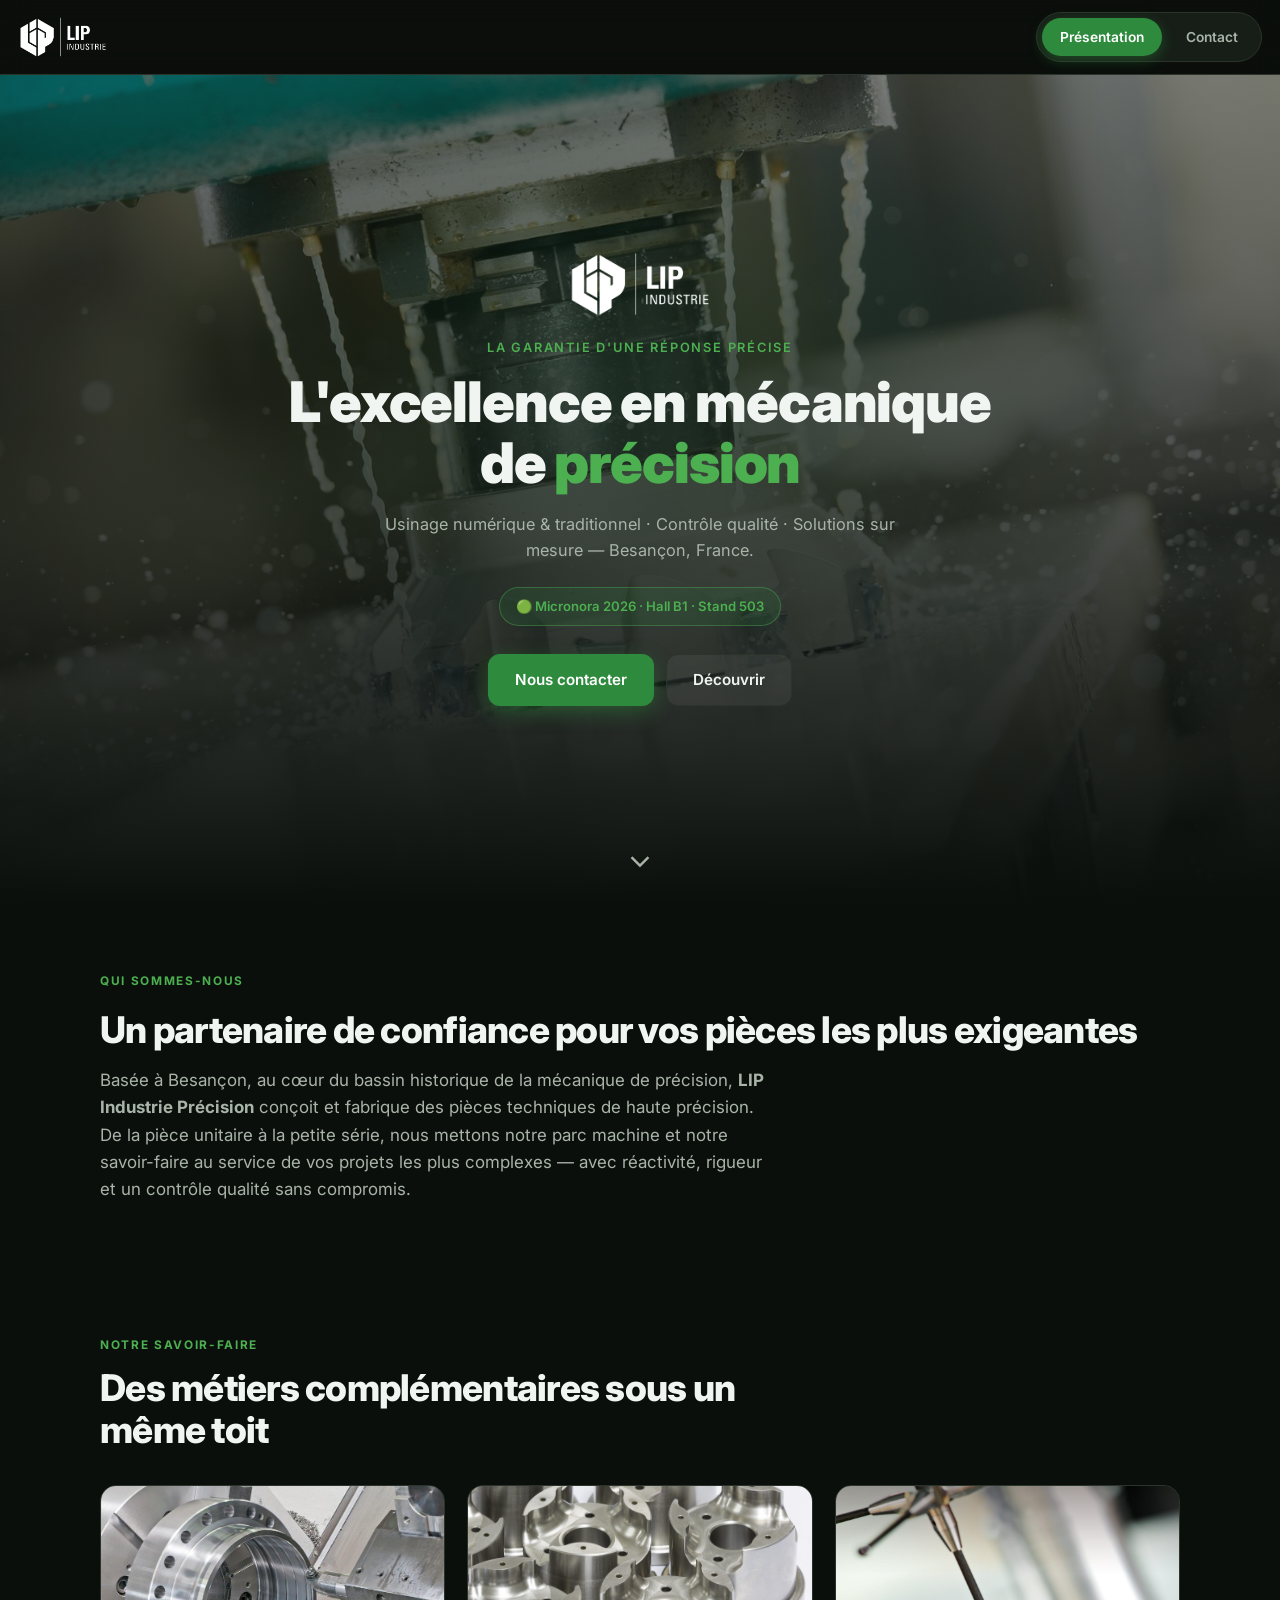
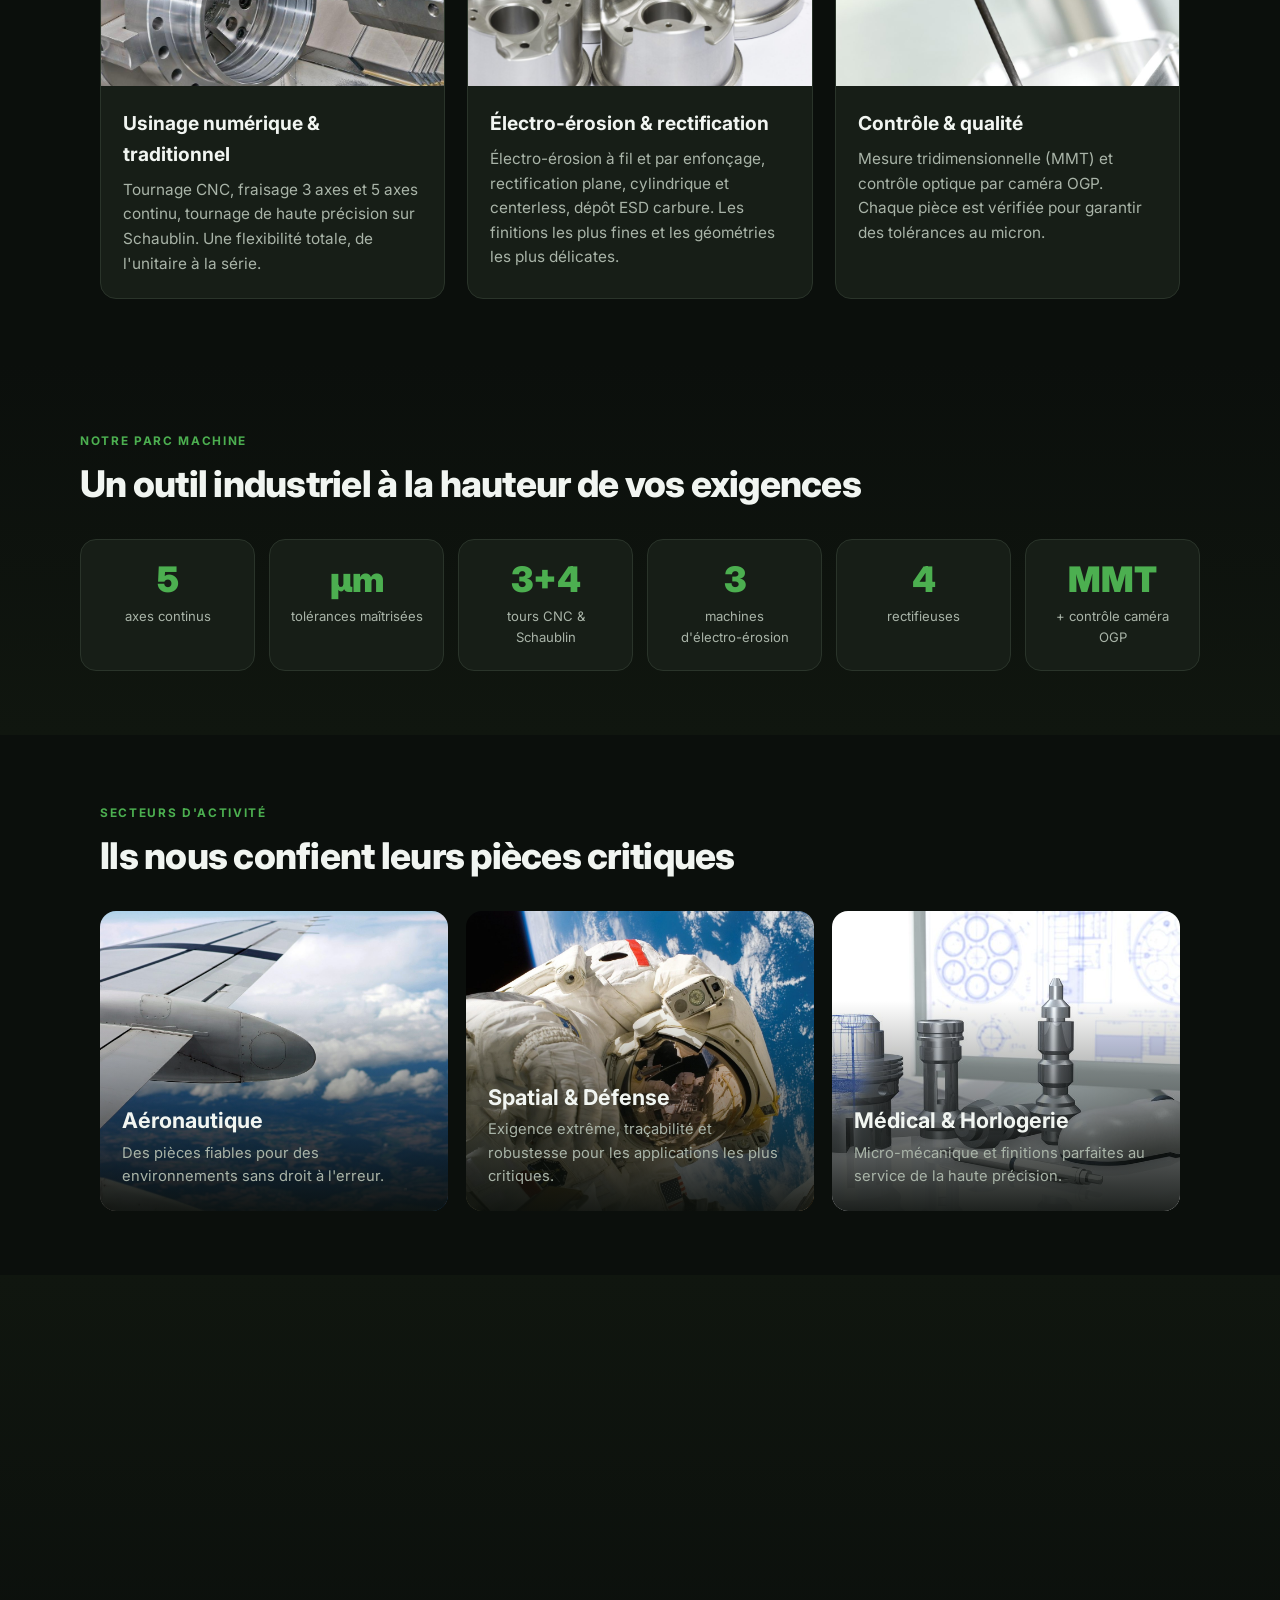
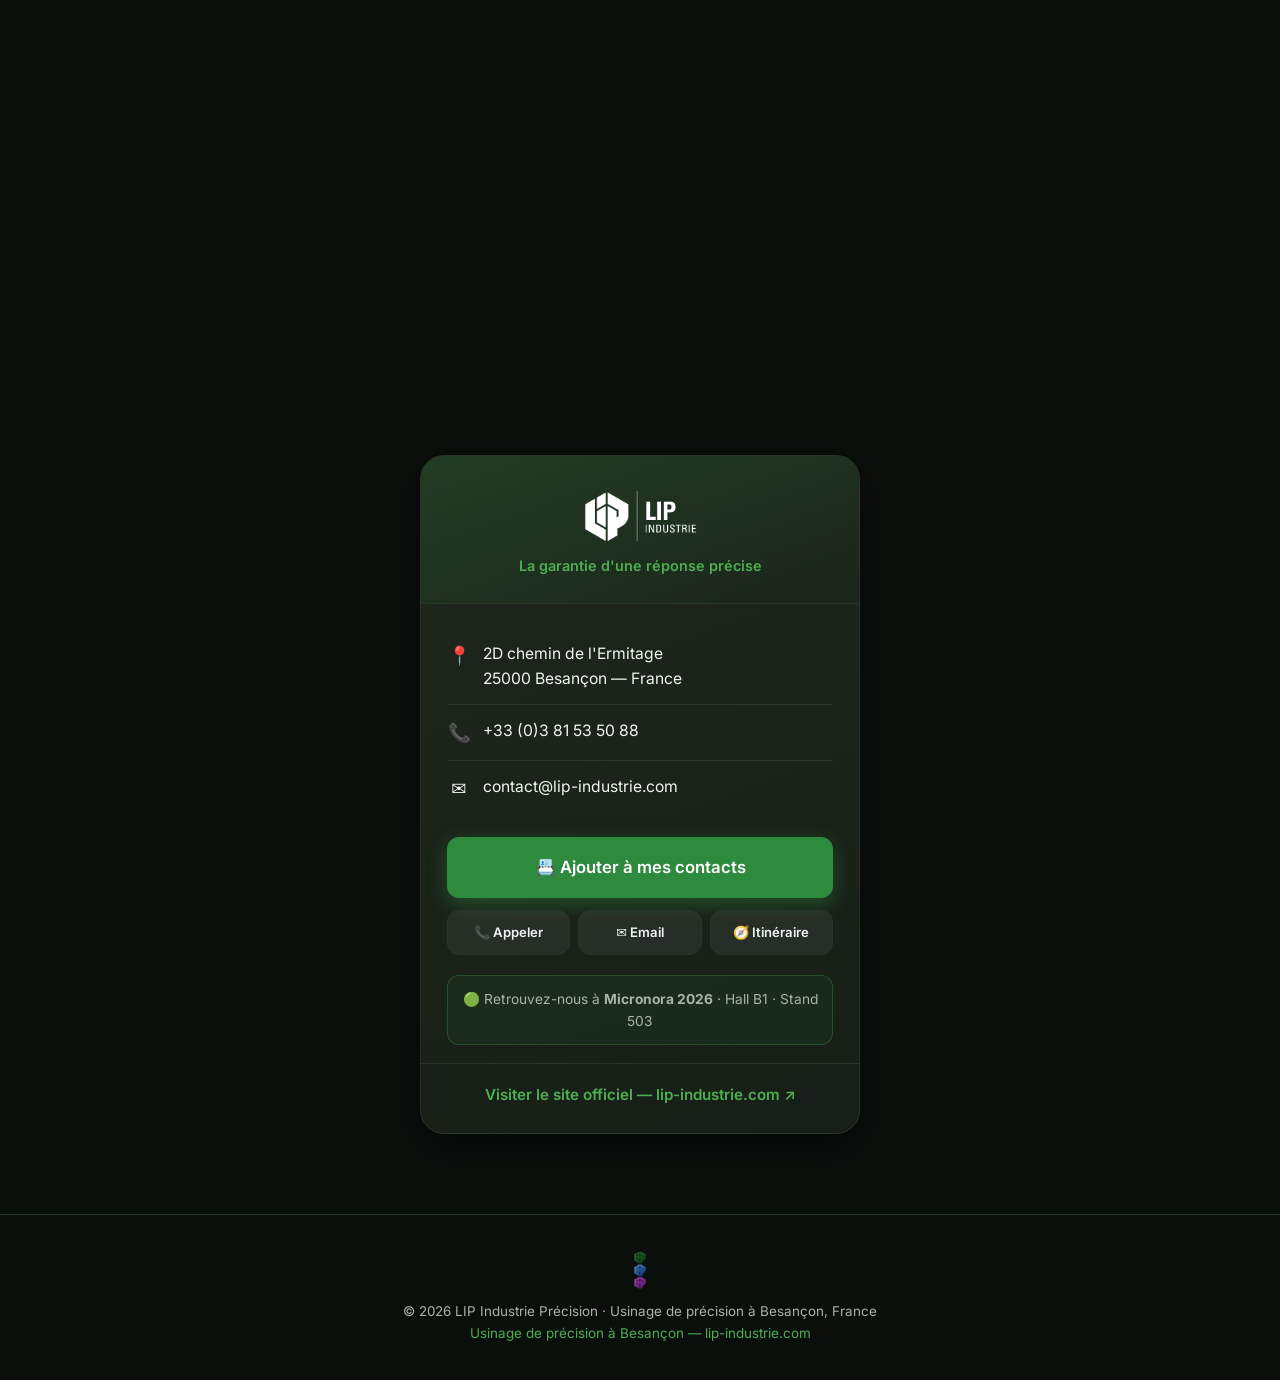
<file: index.html>
<!DOCTYPE html>
<html lang="fr">
<head>
  <meta charset="UTF-8" />
  <meta name="viewport" content="width=device-width, initial-scale=1.0" />
  <title>LIP Industrie Précision — Usinage & mécanique de précision à Besançon</title>
  <meta name="description" content="LIP Industrie Précision — usinage et mécanique de précision à Besançon. Tournage, fraisage 5 axes, électro-érosion, rectification et contrôle qualité pour l'aéronautique, le spatial, la défense, le médical et l'horlogerie." />
  <meta name="keywords" content="usinage de précision, mécanique de précision, Besançon, tournage CNC, fraisage 5 axes, électro-érosion, rectification, contrôle qualité, MMT, aéronautique, spatial, médical, horlogerie, sous-traitance mécanique, LIP Industrie" />
  <meta name="author" content="LIP Industrie Précision" />
  <meta name="theme-color" content="#0B0F0C" />

  <!-- Indexation : page autorisée à être indexée et à transmettre le lien vers le site officiel -->
  <meta name="robots" content="index, follow, max-image-preview:large" />
  <link rel="canonical" href="https://www.lip-industrie.com/" />

  <!-- Favicon -->
  <link rel="icon" type="image/png" href="logo-lip/favicon.png" />
  <link rel="apple-touch-icon" href="logo-lip/menulipv128.png" />

  <!-- Open Graph (aperçu au partage) -->
  <meta property="og:type" content="website" />
  <meta property="og:title" content="LIP Industrie Précision" />
  <meta property="og:description" content="La garantie d'une réponse précise — mécanique de précision à Besançon." />
  <meta property="og:image" content="img-site/Lip.02.jpg" />

  <!-- Typo -->
  <link rel="preconnect" href="https://fonts.googleapis.com" />
  <link rel="preconnect" href="https://fonts.gstatic.com" crossorigin />
  <link href="https://fonts.googleapis.com/css2?family=Inter:wght@400;500;600;700;800;900&display=swap" rel="stylesheet" />

  <link rel="stylesheet" href="style.css" />

  <!-- Données structurées : renforcent lip-industrie.com dans le Knowledge Graph -->
  <script type="application/ld+json">
  {
    "@context": "https://schema.org",
    "@type": "LocalBusiness",
    "@id": "https://www.lip-industrie.com/#organization",
    "name": "LIP Industrie Précision",
    "url": "https://www.lip-industrie.com",
    "logo": "https://www.lip-industrie.com/wp-content/uploads/logo-lip.png",
    "image": "https://www.lip-industrie.com",
    "description": "Usinage et mécanique de précision à Besançon : tournage CNC, fraisage 5 axes, électro-érosion, rectification et contrôle qualité pour l'aéronautique, le spatial, la défense, le médical et l'horlogerie.",
    "slogan": "La garantie d'une réponse précise",
    "telephone": "+33381535088",
    "email": "contact@lip-industrie.com",
    "address": {
      "@type": "PostalAddress",
      "streetAddress": "2D chemin de l'Ermitage",
      "postalCode": "25000",
      "addressLocality": "Besançon",
      "addressCountry": "FR"
    },
    "knowsAbout": ["Usinage de précision", "Tournage CNC", "Fraisage 5 axes", "Électro-érosion", "Rectification", "Contrôle tridimensionnel"],
    "sameAs": ["https://www.lip-industrie.com"]
  }
  </script>
</head>
<body>

  <!-- ===== Barre de navigation / onglets ===== -->
  <header class="topbar">
    <a class="brand" href="#" data-tab="presentation" aria-label="Accueil LIP Industrie">
      <img src="logo-lip/logo-lip.png" alt="LIP Industrie Précision" class="brand-logo" />
    </a>
    <nav class="tabs" role="tablist">
      <button class="tab active" data-tab="presentation" role="tab" aria-selected="true">Présentation</button>
      <button class="tab" data-tab="contact" role="tab" aria-selected="false">Contact</button>
    </nav>
  </header>

  <!-- ============================================================= -->
  <!-- ONGLET 1 — PRÉSENTATION                                       -->
  <!-- ============================================================= -->
  <main id="presentation" class="tab-panel active" role="tabpanel">

    <!-- Hero -->
    <section class="hero">
      <div class="hero-bg" style="background-image:url('img-site/Fotolia_55375256_L.jpg')"></div>
      <div class="hero-overlay"></div>
      <div class="hero-content reveal">
        <img src="logo-lip/logo-lip.png" alt="LIP Industrie Précision" class="hero-logo" />
        <p class="hero-tagline">La garantie d'une réponse précise</p>
        <h1 class="hero-title">L'excellence en mécanique de<span class="accent"> précision</span></h1>
        <p class="hero-sub">Usinage numérique &amp; traditionnel · Contrôle qualité · Solutions sur mesure — Besançon, France.</p>
        <span class="badge-salon">🟢 Micronora 2026 · Hall B1 · Stand 503</span>
        <div class="hero-cta">
          <button class="btn btn-primary" data-tab="contact">Nous contacter</button>
          <a class="btn btn-ghost" href="#savoir-faire">Découvrir</a>
        </div>
      </div>
      <div class="scroll-hint" aria-hidden="true">⌄</div>
    </section>

    <!-- Qui sommes-nous -->
    <section class="section intro">
      <div class="reveal">
        <span class="eyebrow">Qui sommes-nous</span>
        <h2>Un partenaire de confiance pour vos pièces les plus exigeantes</h2>
        <p class="lead">
          Basée à Besançon, au cœur du bassin historique de la mécanique de précision,
          <strong>LIP Industrie Précision</strong> conçoit et fabrique des pièces
          techniques de haute précision. De la pièce unitaire à la petite série,
          nous mettons notre parc machine et notre savoir-faire au service de vos projets
          les plus complexes — avec réactivité, rigueur et un contrôle qualité sans compromis.
        </p>
      </div>
    </section>

    <!-- Savoir-faire -->
    <section id="savoir-faire" class="section">
      <div class="reveal section-head">
        <span class="eyebrow">Notre savoir-faire</span>
        <h2>Des métiers complémentaires sous un même toit</h2>
      </div>
      <div class="cards">
        <article class="card reveal">
          <div class="card-img" style="background-image:url('img-site/Tournage-2.jpg')"></div>
          <div class="card-body">
            <h3>Usinage numérique &amp; traditionnel</h3>
            <p>Tournage CNC, fraisage 3 axes et 5 axes continu, tournage de haute précision sur Schaublin. Une flexibilité totale, de l'unitaire à la série.</p>
          </div>
        </article>
        <article class="card reveal">
          <div class="card-img" style="background-image:url('img-site/Lip.02.jpg')"></div>
          <div class="card-body">
            <h3>Électro-érosion &amp; rectification</h3>
            <p>Électro-érosion à fil et par enfonçage, rectification plane, cylindrique et centerless, dépôt ESD carbure. Les finitions les plus fines et les géométries les plus délicates.</p>
          </div>
        </article>
        <article class="card reveal">
          <div class="card-img" style="background-image:url('img-site/controle_1_bis.jpg')"></div>
          <div class="card-body">
            <h3>Contrôle &amp; qualité</h3>
            <p>Mesure tridimensionnelle (MMT) et contrôle optique par caméra OGP. Chaque pièce est vérifiée pour garantir des tolérances au micron.</p>
          </div>
        </article>
      </div>
    </section>

    <!-- Chiffres / parc machine -->
    <section class="section stats-section">
      <div class="reveal section-head">
        <span class="eyebrow">Notre parc machine</span>
        <h2>Un outil industriel à la hauteur de vos exigences</h2>
      </div>
      <div class="stats reveal">
        <div class="stat"><span class="stat-num">5</span><span class="stat-label">axes continus</span></div>
        <div class="stat"><span class="stat-num">µm</span><span class="stat-label">tolérances maîtrisées</span></div>
        <div class="stat"><span class="stat-num">3+4</span><span class="stat-label">tours CNC &amp; Schaublin</span></div>
        <div class="stat"><span class="stat-num">3</span><span class="stat-label">machines d'électro-érosion</span></div>
        <div class="stat"><span class="stat-num">4</span><span class="stat-label">rectifieuses</span></div>
        <div class="stat"><span class="stat-num">MMT</span><span class="stat-label">+ contrôle caméra OGP</span></div>
      </div>
    </section>

    <!-- Secteurs -->
    <section class="section">
      <div class="reveal section-head">
        <span class="eyebrow">Secteurs d'activité</span>
        <h2>Ils nous confient leurs pièces critiques</h2>
      </div>
      <div class="sectors">
        <article class="sector reveal" style="background-image:url('img-site/flight-travelling-airplane.jpg')">
          <div class="sector-label"><h3>Aéronautique</h3><p>Des pièces fiables pour des environnements sans droit à l'erreur.</p></div>
        </article>
        <article class="sector reveal" style="background-image:url('img-site/sky-earth-space-working.jpg')">
          <div class="sector-label"><h3>Spatial &amp; Défense</h3><p>Exigence extrême, traçabilité et robustesse pour les applications les plus critiques.</p></div>
        </article>
        <article class="sector reveal" style="background-image:url('img-site/Fotolia_17897140_S.jpg')">
          <div class="sector-label"><h3>Médical &amp; Horlogerie</h3><p>Micro-mécanique et finitions parfaites au service de la haute précision.</p></div>
        </article>
      </div>
    </section>

    <!-- Engagements -->
    <section class="section commit-section">
      <div class="reveal section-head">
        <span class="eyebrow">Nos engagements</span>
        <h2>Bien plus qu'un sous-traitant</h2>
      </div>
      <div class="commit-grid reveal">
        <div class="commit"><span class="commit-ico">⚡</span><h3>Réactivité</h3><p>Une réponse rapide à vos demandes de chiffrage.</p></div>
        <div class="commit"><span class="commit-ico">⏱️</span><h3>Respect des délais</h3><p>Des engagements tenus, planning après planning.</p></div>
        <div class="commit"><span class="commit-ico">🔧</span><h3>Flexibilité</h3><p>De la pièce unitaire à la série, on s'adapte à votre besoin.</p></div>
        <div class="commit"><span class="commit-ico">🎯</span><h3>Qualité</h3><p>Un contrôle rigoureux à chaque étape de la fabrication.</p></div>
      </div>
    </section>

    <!-- CTA final -->
    <section class="section cta-final reveal">
      <h2>Un projet en mécanique de précision&nbsp;?</h2>
      <p>Rencontrons-nous sur notre stand, ou emportez notre carte de visite.</p>
      <button class="btn btn-primary" data-tab="contact">Voir nos coordonnées →</button>
    </section>

  </main>

  <!-- ============================================================= -->
  <!-- ONGLET 2 — CONTACT (carte de visite dématérialisée)           -->
  <!-- ============================================================= -->
  <section id="contact" class="tab-panel contact-panel" role="tabpanel" hidden>
    <div class="vcard reveal">
      <div class="vcard-top">
        <img src="logo-lip/logo-lip.png" alt="LIP Industrie Précision" class="vcard-logo" />
        <p class="vcard-tagline">La garantie d'une réponse précise</p>
      </div>

      <div class="vcard-body">
        <ul class="contact-list">
          <li>
            <span class="ci">📍</span>
            <a href="https://www.google.com/maps/search/?api=1&query=LIP+Industrie+2D+chemin+de+l%27Ermitage+25000+Besan%C3%A7on" target="_blank" rel="noopener">
              2D chemin de l'Ermitage<br>25000 Besançon — France
            </a>
          </li>
          <li>
            <span class="ci">📞</span>
            <a href="tel:+33381535088">+33 (0)3 81 53 50 88</a>
          </li>
          <li>
            <span class="ci">✉️</span>
            <a href="mailto:contact@lip-industrie.com">contact@lip-industrie.com</a>
          </li>
        </ul>

        <button id="download-vcard" class="btn btn-primary btn-block">📇 Ajouter à mes contacts</button>

        <div class="quick-actions">
          <a class="btn btn-ghost" href="tel:+33381535088">📞 Appeler</a>
          <a class="btn btn-ghost" href="mailto:contact@lip-industrie.com">✉️ Email</a>
          <a class="btn btn-ghost" href="https://www.google.com/maps/search/?api=1&query=LIP+Industrie+2D+chemin+de+l%27Ermitage+25000+Besan%C3%A7on" target="_blank" rel="noopener">🧭 Itinéraire</a>
        </div>

        <p class="salon-note">🟢 Retrouvez-nous à <strong>Micronora 2026</strong> · Hall B1 · Stand 503</p>
      </div>

      <div class="vcard-foot">
        <a class="site-link" href="https://www.lip-industrie.com" target="_blank" rel="noopener" title="Usinage et mécanique de précision à Besançon">
          Visiter le site officiel — lip-industrie.com ↗
        </a>
      </div>
    </div>
  </section>

  <footer class="footer">
    <img src="logo-lip/menulipv128.png" alt="Logo LIP Industrie Précision" class="foot-mark" />
    <p>© <span id="year"></span> LIP Industrie Précision · Usinage de précision à Besançon, France</p>
    <a href="https://www.lip-industrie.com" target="_blank" rel="noopener" title="Site officiel LIP Industrie Précision — usinage de précision à Besançon">Usinage de précision à Besançon — lip-industrie.com</a>
  </footer>

  <script src="script.js"></script>
</body>
</html>
</file>
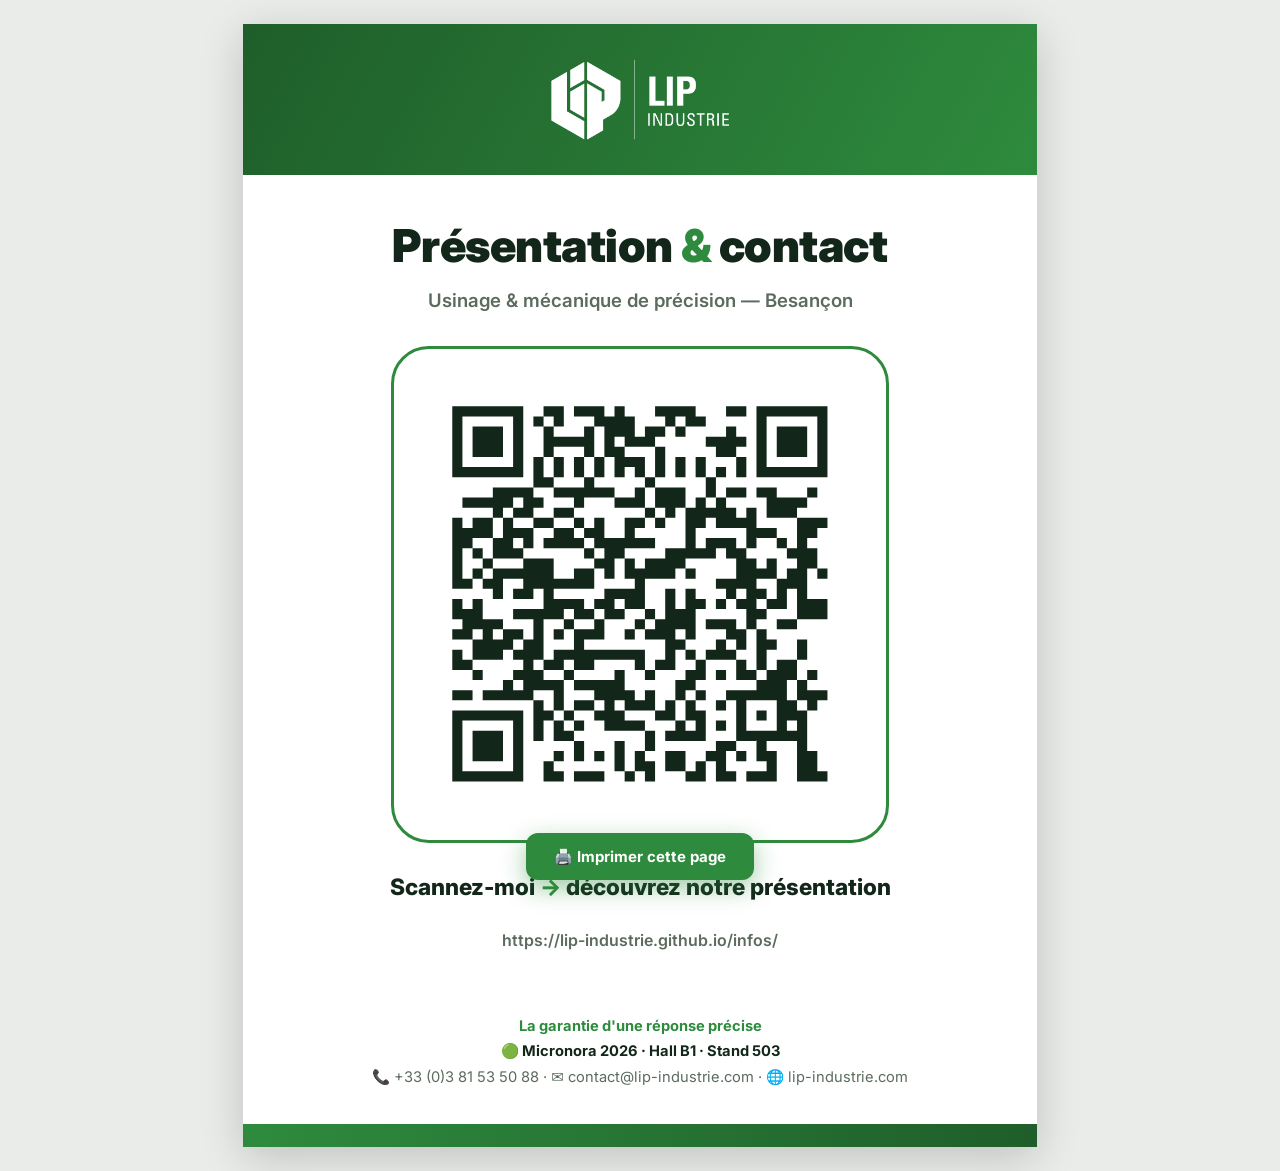
<file: qr.html>
<!DOCTYPE html>
<html lang="fr">
<head>
  <meta charset="UTF-8" />
  <meta name="viewport" content="width=device-width, initial-scale=1.0" />
  <title>LIP Industrie Précision — Présentation & contact (QR)</title>
  <meta name="robots" content="noindex" />
  <link rel="icon" type="image/png" href="logo-lip/favicon.png" />
  <link rel="preconnect" href="https://fonts.googleapis.com" />
  <link rel="preconnect" href="https://fonts.gstatic.com" crossorigin />
  <link href="https://fonts.googleapis.com/css2?family=Inter:wght@400;600;700;800;900&display=swap" rel="stylesheet" />
  <style>
    :root{
      --vert:#2E8B3D;
      --vert-fonce:#1F5E2A;
      --ink:#12261A;
      --dim:#5B6B5E;
    }
    *{ box-sizing:border-box; margin:0; padding:0; }

    html,body{ background:#e9ece9; }
    body{
      font-family:'Inter', system-ui, -apple-system, "Segoe UI", Roboto, sans-serif;
      color:var(--ink);
      display:flex; justify-content:center; align-items:flex-start;
      padding:24px;
    }

    /* Feuille A4 */
    .sheet{
      width:210mm; height:297mm;
      background:#fff;
      position:relative; overflow:hidden;
      display:flex; flex-direction:column; align-items:center;
      padding:0 22mm 16mm;
      box-shadow:0 10px 40px rgba(0,0,0,.18);
    }

    /* Bandeau vert du haut (le logo blanc y ressort) + filet du bas */
    .sheet::after{
      content:""; position:absolute; bottom:0; left:0; right:0; height:6mm;
      background:linear-gradient(90deg, var(--vert), var(--vert-fonce));
    }

    .header-band{
      position:absolute; top:0; left:0; right:0; height:40mm;
      background:linear-gradient(120deg, var(--vert-fonce), var(--vert));
      display:flex; align-items:center; justify-content:center;
    }
    .logo{ height:22mm; width:auto; }

    .title{
      margin-top:52mm;
      font-size:34pt; font-weight:900; letter-spacing:-.01em;
      text-align:center; line-height:1.1;
    }
    .title .accent{ color:var(--vert); }

    .subtitle{
      margin-top:5mm; font-size:14pt; font-weight:600; color:var(--dim);
      text-align:center;
    }

    /* Bloc QR central */
    .qr-wrap{
      margin-top:auto; margin-bottom:auto;
      display:flex; flex-direction:column; align-items:center; gap:8mm;
    }
    .qr-frame{
      padding:10mm;
      border:3px solid var(--vert);
      border-radius:10mm;
      background:#fff;
    }
    .qr-frame svg{
      width:110mm; height:110mm; display:block;
    }
    .qr-cta{
      font-size:17pt; font-weight:800; color:var(--ink); text-align:center;
    }
    .qr-cta .pointer{ color:var(--vert); }
    .qr-url{
      font-size:12pt; font-weight:600; color:var(--dim); text-align:center;
      word-break:break-all;
    }

    /* Pied de page */
    .foot{
      margin-top:auto;
      text-align:center; font-size:11pt; color:var(--dim);
      display:flex; flex-direction:column; gap:2mm;
    }
    .foot .tag{ color:var(--vert); font-weight:700; }
    .foot .salon{ font-weight:700; color:var(--ink); }

    /* Bouton d'impression (écran uniquement) */
    .print-bar{
      position:fixed; bottom:20px; left:50%; transform:translateX(-50%);
      z-index:50;
    }
    .print-btn{
      font:inherit; font-weight:700; font-size:15px; cursor:pointer;
      background:var(--vert); color:#fff; border:0;
      padding:14px 28px; border-radius:12px;
      box-shadow:0 8px 24px rgba(46,139,61,.45);
    }

    /* ==== Impression ==== */
    @page{ size:A4; margin:0; }
    @media print{
      html,body{ background:#fff; padding:0; }
      .sheet{ box-shadow:none; width:210mm; height:297mm; }
      .print-bar{ display:none; }
    }
  </style>
</head>
<body>

  <div class="sheet">
    <div class="header-band">
      <img class="logo" src="logo-lip/logo-lip.png" alt="LIP Industrie Précision" />
    </div>

    <h1 class="title">Présentation <span class="accent">&amp;</span> contact</h1>
    <p class="subtitle">Usinage &amp; mécanique de précision — Besançon</p>

    <div class="qr-wrap">
      <div class="qr-frame">
        <!-- QR code (vectoriel) vers https://lip-industrie.github.io/infos/ -->
        <svg viewBox="0 0 41 41" xmlns="http://www.w3.org/2000/svg" role="img" aria-label="QR code vers lip-industrie.github.io/infos">
          <rect x="0" y="0" width="41" height="41" fill="#ffffff"/>
          <path fill="#12261A" d="M2,2H3V3H2zM3,2H4V3H3zM4,2H5V3H4zM5,2H6V3H5zM6,2H7V3H6zM7,2H8V3H7zM8,2H9V3H8zM11,2H12V3H11zM12,2H13V3H12zM14,2H15V3H14zM15,2H16V3H15zM16,2H17V3H16zM18,2H19V3H18zM22,2H23V3H22zM23,2H24V3H23zM24,2H25V3H24zM25,2H26V3H25zM29,2H30V3H29zM30,2H31V3H30zM32,2H33V3H32zM33,2H34V3H33zM34,2H35V3H34zM35,2H36V3H35zM36,2H37V3H36zM37,2H38V3H37zM38,2H39V3H38zM2,3H3V4H2zM8,3H9V4H8zM10,3H11V4H10zM12,3H13V4H12zM16,3H17V4H16zM17,3H18V4H17zM18,3H19V4H18zM19,3H20V4H19zM23,3H24V4H23zM25,3H26V4H25zM26,3H27V4H26zM32,3H33V4H32zM38,3H39V4H38zM2,4H3V5H2zM4,4H5V5H4zM5,4H6V5H5zM6,4H7V5H6zM8,4H9V5H8zM11,4H12V5H11zM15,4H16V5H15zM17,4H18V5H17zM18,4H19V5H18zM19,4H20V5H19zM21,4H22V5H21zM22,4H23V5H22zM24,4H25V5H24zM29,4H30V5H29zM32,4H33V5H32zM34,4H35V5H34zM35,4H36V5H35zM36,4H37V5H36zM38,4H39V5H38zM2,5H3V6H2zM4,5H5V6H4zM5,5H6V6H5zM6,5H7V6H6zM8,5H9V6H8zM11,5H12V6H11zM12,5H13V6H12zM13,5H14V6H13zM14,5H15V6H14zM15,5H16V6H15zM17,5H18V6H17zM19,5H20V6H19zM20,5H21V6H20zM21,5H22V6H21zM27,5H28V6H27zM28,5H29V6H28zM29,5H30V6H29zM30,5H31V6H30zM32,5H33V6H32zM34,5H35V6H34zM35,5H36V6H35zM36,5H37V6H36zM38,5H39V6H38zM2,6H3V7H2zM4,6H5V7H4zM5,6H6V7H5zM6,6H7V7H6zM8,6H9V7H8zM11,6H12V7H11zM15,6H16V7H15zM17,6H18V7H17zM18,6H19V7H18zM22,6H23V7H22zM28,6H29V7H28zM29,6H30V7H29zM32,6H33V7H32zM34,6H35V7H34zM35,6H36V7H35zM36,6H37V7H36zM38,6H39V7H38zM2,7H3V8H2zM8,7H9V8H8zM10,7H11V8H10zM12,7H13V8H12zM14,7H15V8H14zM16,7H17V8H16zM18,7H19V8H18zM19,7H20V8H19zM20,7H21V8H20zM22,7H23V8H22zM24,7H25V8H24zM26,7H27V8H26zM30,7H31V8H30zM32,7H33V8H32zM38,7H39V8H38zM2,8H3V9H2zM3,8H4V9H3zM4,8H5V9H4zM5,8H6V9H5zM6,8H7V9H6zM7,8H8V9H7zM8,8H9V9H8zM10,8H11V9H10zM12,8H13V9H12zM14,8H15V9H14zM16,8H17V9H16zM18,8H19V9H18zM20,8H21V9H20zM22,8H23V9H22zM24,8H25V9H24zM26,8H27V9H26zM28,8H29V9H28zM30,8H31V9H30zM32,8H33V9H32zM33,8H34V9H33zM34,8H35V9H34zM35,8H36V9H35zM36,8H37V9H36zM37,8H38V9H37zM38,8H39V9H38zM10,9H11V10H10zM11,9H12V10H11zM15,9H16V10H15zM21,9H22V10H21zM27,9H28V10H27zM6,10H7V11H6zM7,10H8V11H7zM8,10H9V11H8zM9,10H10V11H9zM12,10H13V11H12zM13,10H14V11H13zM14,10H15V11H14zM15,10H16V11H15zM16,10H17V11H16zM17,10H18V11H17zM20,10H21V11H20zM22,10H23V11H22zM23,10H24V11H23zM24,10H25V11H24zM27,10H28V11H27zM29,10H30V11H29zM30,10H31V11H30zM32,10H33V11H32zM33,10H34V11H33zM37,10H38V11H37zM3,11H4V12H3zM4,11H5V12H4zM5,11H6V12H5zM6,11H7V12H6zM7,11H8V12H7zM9,11H10V12H9zM10,11H11V12H10zM14,11H15V12H14zM18,11H19V12H18zM19,11H20V12H19zM20,11H21V12H20zM22,11H23V12H22zM23,11H24V12H23zM24,11H25V12H24zM26,11H27V12H26zM28,11H29V12H28zM33,11H34V12H33zM34,11H35V12H34zM35,11H36V12H35zM36,11H37V12H36zM6,12H7V13H6zM8,12H9V13H8zM9,12H10V13H9zM12,12H13V13H12zM13,12H14V13H13zM21,12H22V13H21zM23,12H24V13H23zM25,12H26V13H25zM26,12H27V13H26zM27,12H28V13H27zM28,12H29V13H28zM29,12H30V13H29zM31,12H32V13H31zM33,12H34V13H33zM34,12H35V13H34zM35,12H36V13H35zM2,13H3V14H2zM4,13H5V14H4zM5,13H6V14H5zM7,13H8V14H7zM10,13H11V14H10zM11,13H12V14H11zM14,13H15V14H14zM16,13H17V14H16zM19,13H20V14H19zM20,13H21V14H20zM22,13H23V14H22zM25,13H26V14H25zM26,13H27V14H26zM28,13H29V14H28zM29,13H30V14H29zM30,13H31V14H30zM31,13H32V14H31zM36,13H37V14H36zM37,13H38V14H37zM38,13H39V14H38zM2,14H3V15H2zM3,14H4V15H3zM4,14H5V15H4zM5,14H6V15H5zM7,14H8V15H7zM8,14H9V15H8zM9,14H10V15H9zM12,14H13V15H12zM13,14H14V15H13zM15,14H16V15H15zM16,14H17V15H16zM19,14H20V15H19zM25,14H26V15H25zM31,14H32V15H31zM32,14H33V15H32zM33,14H34V15H33zM36,14H37V15H36zM37,14H38V15H37zM2,15H3V16H2zM3,15H4V16H3zM6,15H7V16H6zM7,15H8V16H7zM9,15H10V16H9zM11,15H12V16H11zM12,15H13V16H12zM13,15H14V16H13zM14,15H15V16H14zM16,15H17V16H16zM17,15H18V16H17zM18,15H19V16H18zM19,15H20V16H19zM20,15H21V16H20zM21,15H22V16H21zM25,15H26V16H25zM27,15H28V16H27zM28,15H29V16H28zM29,15H30V16H29zM31,15H32V16H31zM34,15H35V16H34zM36,15H37V16H36zM2,16H3V17H2zM4,16H5V17H4zM6,16H7V17H6zM7,16H8V17H7zM8,16H9V17H8zM15,16H16V17H15zM17,16H18V17H17zM18,16H19V17H18zM23,16H24V17H23zM24,16H25V17H24zM25,16H26V17H25zM26,16H27V17H26zM27,16H28V17H27zM29,16H30V17H29zM30,16H31V17H30zM35,16H36V17H35zM36,16H37V17H36zM37,16H38V17H37zM2,17H3V18H2zM5,17H6V18H5zM9,17H10V18H9zM10,17H11V18H10zM11,17H12V18H11zM16,17H17V18H16zM17,17H18V18H17zM19,17H20V18H19zM21,17H22V18H21zM22,17H23V18H22zM23,17H24V18H23zM24,17H25V18H24zM30,17H31V18H30zM31,17H32V18H31zM33,17H34V18H33zM36,17H37V18H36zM37,17H38V18H37zM2,18H3V19H2zM4,18H5V19H4zM6,18H7V19H6zM7,18H8V19H7zM8,18H9V19H8zM9,18H10V19H9zM10,18H11V19H10zM11,18H12V19H11zM14,18H15V19H14zM15,18H16V19H15zM17,18H18V19H17zM19,18H20V19H19zM20,18H21V19H20zM21,18H22V19H21zM22,18H23V19H22zM23,18H24V19H23zM25,18H26V19H25zM30,18H31V19H30zM31,18H32V19H31zM32,18H33V19H32zM33,18H34V19H33zM35,18H36V19H35zM36,18H37V19H36zM38,18H39V19H38zM2,19H3V20H2zM3,19H4V20H3zM5,19H6V20H5zM6,19H7V20H6zM9,19H10V20H9zM10,19H11V20H10zM11,19H12V20H11zM12,19H13V20H12zM13,19H14V20H13zM14,19H15V20H14zM15,19H16V20H15zM20,19H21V20H20zM28,19H29V20H28zM29,19H30V20H29zM30,19H31V20H30zM31,19H32V20H31zM34,19H35V20H34zM35,19H36V20H35zM36,19H37V20H36zM6,20H7V21H6zM8,20H9V21H8zM9,20H10V21H9zM11,20H12V21H11zM17,20H18V21H17zM18,20H19V21H18zM19,20H20V21H19zM20,20H21V21H20zM23,20H24V21H23zM25,20H26V21H25zM29,20H30V21H29zM31,20H32V21H31zM32,20H33V21H32zM34,20H35V21H34zM36,20H37V21H36zM2,21H3V22H2zM4,21H5V22H4zM11,21H12V22H11zM12,21H13V22H12zM13,21H14V22H13zM14,21H15V22H14zM16,21H17V22H16zM17,21H18V22H17zM19,21H20V22H19zM20,21H21V22H20zM23,21H24V22H23zM25,21H26V22H25zM26,21H27V22H26zM28,21H29V22H28zM30,21H31V22H30zM31,21H32V22H31zM33,21H34V22H33zM34,21H35V22H34zM36,21H37V22H36zM37,21H38V22H37zM38,21H39V22H38zM2,22H3V23H2zM3,22H4V23H3zM4,22H5V23H4zM8,22H9V23H8zM9,22H10V23H9zM10,22H11V23H10zM11,22H12V23H11zM12,22H13V23H12zM14,22H15V23H14zM15,22H16V23H15zM17,22H18V23H17zM18,22H19V23H18zM21,22H22V23H21zM23,22H24V23H23zM24,22H25V23H24zM25,22H26V23H25zM31,22H32V23H31zM32,22H33V23H32zM36,22H37V23H36zM37,22H38V23H37zM38,22H39V23H38zM3,23H4V24H3zM4,23H5V24H4zM5,23H6V24H5zM6,23H7V24H6zM10,23H11V24H10zM13,23H14V24H13zM16,23H17V24H16zM20,23H21V24H20zM22,23H23V24H22zM23,23H24V24H23zM24,23H25V24H24zM25,23H26V24H25zM27,23H28V24H27zM28,23H29V24H28zM29,23H30V24H29zM31,23H32V24H31zM34,23H35V24H34zM35,23H36V24H35zM2,24H3V25H2zM3,24H4V25H3zM5,24H6V25H5zM7,24H8V25H7zM8,24H9V25H8zM10,24H11V25H10zM12,24H13V25H12zM14,24H15V25H14zM15,24H16V25H15zM16,24H17V25H16zM19,24H20V25H19zM21,24H22V25H21zM22,24H23V25H22zM23,24H24V25H23zM25,24H26V25H25zM29,24H30V25H29zM30,24H31V25H30zM32,24H33V25H32zM4,25H5V26H4zM5,25H6V26H5zM6,25H7V26H6zM7,25H8V26H7zM9,25H10V26H9zM10,25H11V26H10zM14,25H15V26H14zM23,25H24V26H23zM24,25H25V26H24zM28,25H29V26H28zM30,25H31V26H30zM32,25H33V26H32zM33,25H34V26H33zM36,25H37V26H36zM2,26H3V27H2zM4,26H5V27H4zM5,26H6V27H5zM6,26H7V27H6zM8,26H9V27H8zM9,26H10V27H9zM10,26H11V27H10zM12,26H13V27H12zM13,26H14V27H13zM14,26H15V27H14zM15,26H16V27H15zM16,26H17V27H16zM17,26H18V27H17zM18,26H19V27H18zM19,26H20V27H19zM20,26H21V27H20zM23,26H24V27H23zM25,26H26V27H25zM27,26H28V27H27zM28,26H29V27H28zM29,26H30V27H29zM32,26H33V27H32zM36,26H37V27H36zM2,27H3V28H2zM3,27H4V28H3zM9,27H10V28H9zM11,27H12V28H11zM12,27H13V28H12zM14,27H15V28H14zM15,27H16V28H15zM20,27H21V28H20zM22,27H23V28H22zM23,27H24V28H23zM26,27H27V28H26zM30,27H31V28H30zM32,27H33V28H32zM34,27H35V28H34zM35,27H36V28H35zM4,28H5V29H4zM8,28H9V29H8zM9,28H10V29H9zM10,28H11V29H10zM13,28H14V29H13zM18,28H19V29H18zM21,28H22V29H21zM25,28H26V29H25zM26,28H27V29H26zM28,28H29V29H28zM30,28H31V29H30zM31,28H32V29H31zM33,28H34V29H33zM34,28H35V29H34zM35,28H36V29H35zM37,28H38V29H37zM7,29H8V30H7zM9,29H10V30H9zM10,29H11V30H10zM11,29H12V30H11zM12,29H13V30H12zM14,29H15V30H14zM15,29H16V30H15zM16,29H17V30H16zM17,29H18V30H17zM18,29H19V30H18zM24,29H25V30H24zM25,29H26V30H25zM32,29H33V30H32zM33,29H34V30H33zM34,29H35V30H34zM36,29H37V30H36zM2,30H3V31H2zM3,30H4V31H3zM5,30H6V31H5zM6,30H7V31H6zM7,30H8V31H7zM8,30H9V31H8zM9,30H10V31H9zM12,30H13V31H12zM16,30H17V31H16zM17,30H18V31H17zM18,30H19V31H18zM19,30H20V31H19zM21,30H22V31H21zM24,30H25V31H24zM26,30H27V31H26zM29,30H30V31H29zM30,30H31V31H30zM31,30H32V31H31zM32,30H33V31H32zM33,30H34V31H33zM34,30H35V31H34zM36,30H37V31H36zM37,30H38V31H37zM38,30H39V31H38zM10,31H11V32H10zM12,31H13V32H12zM14,31H15V32H14zM15,31H16V32H15zM17,31H18V32H17zM19,31H20V32H19zM20,31H21V32H20zM21,31H22V32H21zM23,31H24V32H23zM25,31H26V32H25zM28,31H29V32H28zM30,31H31V32H30zM34,31H35V32H34zM35,31H36V32H35zM37,31H38V32H37zM2,32H3V33H2zM3,32H4V33H3zM4,32H5V33H4zM5,32H6V33H5zM6,32H7V33H6zM7,32H8V33H7zM8,32H9V33H8zM10,32H11V33H10zM11,32H12V33H11zM13,32H14V33H13zM16,32H17V33H16zM17,32H18V33H17zM18,32H19V33H18zM22,32H23V33H22zM23,32H24V33H23zM25,32H26V33H25zM26,32H27V33H26zM30,32H31V33H30zM32,32H33V33H32zM34,32H35V33H34zM35,32H36V33H35zM36,32H37V33H36zM2,33H3V34H2zM8,33H9V34H8zM10,33H11V34H10zM12,33H13V34H12zM14,33H15V34H14zM17,33H18V34H17zM18,33H19V34H18zM19,33H20V34H19zM20,33H21V34H20zM24,33H25V34H24zM26,33H27V34H26zM28,33H29V34H28zM30,33H31V34H30zM34,33H35V34H34zM36,33H37V34H36zM2,34H3V35H2zM4,34H5V35H4zM5,34H6V35H5zM6,34H7V35H6zM8,34H9V35H8zM10,34H11V35H10zM12,34H13V35H12zM13,34H14V35H13zM21,34H22V35H21zM23,34H24V35H23zM24,34H25V35H24zM25,34H26V35H25zM26,34H27V35H26zM30,34H31V35H30zM31,34H32V35H31zM32,34H33V35H32zM33,34H34V35H33zM34,34H35V35H34zM35,34H36V35H35zM36,34H37V35H36zM2,35H3V36H2zM4,35H5V36H4zM5,35H6V36H5zM6,35H7V36H6zM8,35H9V36H8zM14,35H15V36H14zM18,35H19V36H18zM21,35H22V36H21zM28,35H29V36H28zM29,35H30V36H29zM32,35H33V36H32zM36,35H37V36H36zM2,36H3V37H2zM4,36H5V37H4zM5,36H6V37H5zM6,36H7V37H6zM8,36H9V37H8zM12,36H13V37H12zM14,36H15V37H14zM16,36H17V37H16zM18,36H19V37H18zM20,36H21V37H20zM23,36H24V37H23zM24,36H25V37H24zM27,36H28V37H27zM28,36H29V37H28zM30,36H31V37H30zM32,36H33V37H32zM33,36H34V37H33zM36,36H37V37H36zM37,36H38V37H37zM2,37H3V38H2zM8,37H9V38H8zM11,37H12V38H11zM18,37H19V38H18zM20,37H21V38H20zM21,37H22V38H21zM23,37H24V38H23zM24,37H25V38H24zM26,37H27V38H26zM28,37H29V38H28zM33,37H34V38H33zM36,37H37V38H36zM37,37H38V38H37zM2,38H3V39H2zM3,38H4V39H3zM4,38H5V39H4zM5,38H6V39H5zM6,38H7V39H6zM7,38H8V39H7zM8,38H9V39H8zM11,38H12V39H11zM12,38H13V39H12zM14,38H15V39H14zM15,38H16V39H15zM16,38H17V39H16zM19,38H20V39H19zM21,38H22V39H21zM25,38H26V39H25zM26,38H27V39H26zM28,38H29V39H28zM29,38H30V39H29zM31,38H32V39H31zM32,38H33V39H32zM33,38H34V39H33zM36,38H37V39H36zM37,38H38V39H37zM38,38H39V39H38z"/>
        </svg>
      </div>
      <p class="qr-cta">Scannez-moi <span class="pointer">→</span> découvrez notre présentation</p>
      <p class="qr-url">https://lip-industrie.github.io/infos/</p>
    </div>

    <div class="foot">
      <span class="tag">La garantie d'une réponse précise</span>
      <span class="salon">🟢 Micronora 2026 · Hall B1 · Stand 503</span>
      <span>📞 +33 (0)3 81 53 50 88 · ✉️ contact@lip-industrie.com · 🌐 lip-industrie.com</span>
    </div>
  </div>

  <div class="print-bar">
    <button class="print-btn" onclick="window.print()">🖨️ Imprimer cette page</button>
  </div>

</body>
</html>
</file>
<file: style.css>
/* ===================================================================
   LIP Industrie Précision — Landing page (style sombre "Netflix")
   =================================================================== */

:root{
  --vert:        #2E8B3D;   /* vert de marque (pas tout à fait foncé) */
  --vert-fonce:  #1F5E2A;
  --vert-clair:  #4CAF50;
  --bg:          #0B0F0C;
  --bg-2:        #10160F;
  --surface:     #171E17;
  --surface-2:   #1E271D;
  --text:        #F1F5F1;
  --text-dim:    #A9B4A8;
  --border:      #2A342A;
  --shadow:      0 12px 40px rgba(0,0,0,.55);
  --radius:      16px;
  --maxw:        1120px;
}

*{ box-sizing:border-box; margin:0; padding:0; }

html{ scroll-behavior:smooth; }

body{
  font-family:'Inter', system-ui, -apple-system, "Segoe UI", Roboto, sans-serif;
  background:var(--bg);
  color:var(--text);
  line-height:1.6;
  -webkit-font-smoothing:antialiased;
  overflow-x:hidden;
}

img{ max-width:100%; display:block; }
a{ color:inherit; text-decoration:none; }

/* ===== Barre du haut / onglets ===== */
.topbar{
  position:sticky; top:0; z-index:100;
  display:flex; align-items:center; justify-content:space-between;
  gap:16px; padding:12px 18px;
  background:rgba(11,15,12,.82);
  backdrop-filter:blur(14px);
  border-bottom:1px solid var(--border);
}
.brand-logo{ height:34px; width:auto; }
.tabs{ display:flex; gap:6px; background:var(--surface); padding:5px; border-radius:999px; border:1px solid var(--border); }
.tab{
  border:0; cursor:pointer;
  font:inherit; font-weight:600; font-size:.86rem;
  color:var(--text-dim);
  padding:8px 18px; border-radius:999px;
  background:transparent; transition:.25s;
}
.tab:hover{ color:var(--text); }
.tab.active{ background:var(--vert); color:#fff; box-shadow:0 4px 14px rgba(46,139,61,.4); }

/* ===== Onglets (panels) ===== */
.tab-panel{ display:none; animation:fade .4s ease; }
.tab-panel.active{ display:block; }
@keyframes fade{ from{opacity:0} to{opacity:1} }

/* ===== Hero ===== */
.hero{
  position:relative; min-height:92vh;
  display:flex; align-items:center; justify-content:center;
  text-align:center; padding:80px 20px 100px; overflow:hidden;
}
.hero-bg{
  position:absolute; inset:0;
  background-size:cover; background-position:center;
  transform:scale(1.08); filter:saturate(1.05);
  animation:kenburns 20s ease-in-out infinite alternate;
}
@keyframes kenburns{ from{transform:scale(1.08)} to{transform:scale(1.2)} }
.hero-overlay{
  position:absolute; inset:0;
  background:
    linear-gradient(180deg, rgba(11,15,12,.55) 0%, rgba(11,15,12,.75) 55%, var(--bg) 100%),
    radial-gradient(60% 60% at 50% 40%, rgba(46,139,61,.35), transparent 70%);
}
.hero-content{ position:relative; z-index:2; max-width:760px; }
.hero-logo{ height:64px; width:auto; margin:0 auto 22px; }
.hero-tagline{
  color:var(--vert-clair); font-weight:600; letter-spacing:.14em;
  text-transform:uppercase; font-size:.8rem; margin-bottom:14px;
}
.hero-title{
  font-size:clamp(2rem, 7vw, 3.5rem); font-weight:900;
  line-height:1.08; letter-spacing:-.02em;
}
.hero-title .accent{ color:var(--vert-clair); }
.hero-sub{ margin:18px auto 24px; max-width:540px; color:var(--text-dim); font-size:1.02rem; }
.badge-salon{
  display:inline-block; font-size:.82rem; font-weight:600;
  padding:8px 16px; border-radius:999px;
  background:rgba(46,139,61,.16); border:1px solid rgba(76,175,80,.4);
  color:var(--vert-clair);
}
.hero-cta{ margin-top:28px; display:flex; gap:12px; justify-content:center; flex-wrap:wrap; }
.scroll-hint{
  position:absolute; bottom:22px; left:50%; transform:translateX(-50%);
  font-size:2rem; color:var(--text-dim); z-index:2;
  animation:bob 1.8s ease-in-out infinite;
}
@keyframes bob{ 0%,100%{transform:translate(-50%,0)} 50%{transform:translate(-50%,8px)} }

/* ===== Boutons ===== */
.btn{
  display:inline-flex; align-items:center; justify-content:center; gap:8px;
  font:inherit; font-weight:600; font-size:.95rem; cursor:pointer;
  padding:13px 26px; border-radius:12px; border:1px solid transparent;
  transition:transform .18s, background .2s, box-shadow .2s;
}
.btn:active{ transform:scale(.97); }
.btn-primary{ background:var(--vert); color:#fff; box-shadow:0 6px 20px rgba(46,139,61,.45); }
.btn-primary:hover{ background:var(--vert-clair); box-shadow:0 8px 26px rgba(46,139,61,.6); }
.btn-ghost{ background:rgba(255,255,255,.06); border-color:var(--border); color:var(--text); }
.btn-ghost:hover{ background:rgba(255,255,255,.12); }
.btn-block{ display:flex; width:100%; margin:20px 0 4px; padding:16px; font-size:1.05rem; }

/* ===== Sections génériques ===== */
.section{ max-width:var(--maxw); margin:0 auto; padding:64px 20px; }
.eyebrow{
  display:inline-block; color:var(--vert-clair); font-weight:700;
  text-transform:uppercase; letter-spacing:.14em; font-size:.74rem; margin-bottom:12px;
}
.section h2{ font-size:clamp(1.5rem, 4.5vw, 2.3rem); font-weight:800; letter-spacing:-.02em; line-height:1.15; }
.section-head{ margin-bottom:34px; max-width:640px; }
.lead{ color:var(--text-dim); font-size:1.06rem; margin-top:16px; max-width:680px; }
.intro h2{ margin-top:6px; }

/* ===== Cartes savoir-faire ===== */
.cards{ display:grid; grid-template-columns:1fr; gap:22px; }
.card{
  background:var(--surface); border:1px solid var(--border);
  border-radius:var(--radius); overflow:hidden; transition:transform .3s, box-shadow .3s;
}
.card:hover{ transform:translateY(-6px); box-shadow:var(--shadow); }
.card-img{ height:200px; background-size:cover; background-position:center; }
.card-body{ padding:22px; }
.card-body h3{ font-size:1.2rem; margin-bottom:8px; }
.card-body p{ color:var(--text-dim); font-size:.96rem; }

/* ===== Stats ===== */
.stats-section{ background:linear-gradient(180deg, var(--bg), var(--bg-2)); max-width:none; }
.stats-section .section-head, .stats{ max-width:var(--maxw); margin-left:auto; margin-right:auto; }
.stats{ display:grid; grid-template-columns:repeat(2,1fr); gap:14px; }
.stat{
  background:var(--surface); border:1px solid var(--border);
  border-radius:var(--radius); padding:22px 16px; text-align:center;
}
.stat-num{ display:block; font-size:2.2rem; font-weight:900; color:var(--vert-clair); line-height:1; }
.stat-label{ display:block; margin-top:8px; color:var(--text-dim); font-size:.82rem; }

/* ===== Secteurs ===== */
.sectors{ display:grid; grid-template-columns:1fr; gap:18px; }
.sector{
  position:relative; min-height:220px; border-radius:var(--radius); overflow:hidden;
  background-size:cover; background-position:center;
  display:flex; align-items:flex-end; transition:transform .3s;
}
.sector::after{
  content:""; position:absolute; inset:0;
  background:linear-gradient(180deg, transparent 30%, rgba(11,15,12,.92) 100%);
}
.sector:hover{ transform:scale(1.02); }
.sector-label{ position:relative; z-index:2; padding:22px; }
.sector-label h3{ font-size:1.35rem; }
.sector-label p{ color:var(--text-dim); font-size:.92rem; margin-top:4px; }

/* ===== Engagements ===== */
.commit-section{ background:linear-gradient(180deg, var(--bg-2), var(--bg)); max-width:none; }
.commit-section .section-head, .commit-grid{ max-width:var(--maxw); margin-left:auto; margin-right:auto; }
.commit-grid{ display:grid; grid-template-columns:repeat(2,1fr); gap:16px; }
.commit{
  background:var(--surface); border:1px solid var(--border);
  border-radius:var(--radius); padding:22px;
}
.commit-ico{ font-size:1.8rem; }
.commit h3{ margin:10px 0 4px; font-size:1.05rem; }
.commit p{ color:var(--text-dim); font-size:.9rem; }

/* ===== CTA final ===== */
.cta-final{ text-align:center; }
.cta-final h2{ margin-bottom:8px; }
.cta-final p{ color:var(--text-dim); margin-bottom:24px; }

/* ===================================================================
   ONGLET CONTACT — carte de visite
   =================================================================== */
.contact-panel{ min-height:calc(100vh - 60px); display:flex; align-items:center; justify-content:center; padding:40px 18px; }
.vcard{
  width:100%; max-width:440px;
  background:linear-gradient(160deg, var(--surface-2), var(--surface));
  border:1px solid var(--border); border-radius:24px;
  box-shadow:var(--shadow); overflow:hidden;
}
.vcard-top{
  padding:34px 26px 26px; text-align:center;
  background:linear-gradient(160deg, rgba(46,139,61,.22), transparent);
  border-bottom:1px solid var(--border);
}
.vcard-logo{ height:52px; width:auto; margin:0 auto 12px; }
.vcard-tagline{ color:var(--vert-clair); font-weight:600; font-size:.9rem; }
.vcard-body{ padding:24px 26px 6px; }
.contact-list{ list-style:none; }
.contact-list li{
  display:flex; align-items:flex-start; gap:12px;
  padding:13px 0; border-bottom:1px solid var(--border); font-size:.98rem;
}
.contact-list li:last-child{ border-bottom:0; }
.contact-list a:hover{ color:var(--vert-clair); }
.ci{ font-size:1.15rem; flex-shrink:0; width:24px; text-align:center; }

.quick-actions{ display:grid; grid-template-columns:repeat(3,1fr); gap:8px; margin-top:12px; }
.quick-actions .btn{ padding:11px 6px; font-size:.82rem; }

.salon-note{
  margin:20px 0 4px; text-align:center; font-size:.86rem;
  color:var(--text-dim); background:rgba(46,139,61,.1);
  border:1px solid rgba(76,175,80,.28); border-radius:12px; padding:12px;
}
.vcard-foot{ padding:18px 26px 26px; text-align:center; border-top:1px solid var(--border); margin-top:8px; }
.site-link{ color:var(--vert-clair); font-weight:600; font-size:.95rem; }
.site-link:hover{ text-decoration:underline; }

/* ===== Footer ===== */
.footer{
  text-align:center; padding:36px 20px; border-top:1px solid var(--border);
  color:var(--text-dim); font-size:.84rem;
}
.foot-mark{ height:38px; width:auto; margin:0 auto 12px; opacity:.9; }
.footer a{ color:var(--vert-clair); }

/* ===== Reveal au scroll ===== */
.reveal{ opacity:0; transform:translateY(24px); transition:opacity .7s ease, transform .7s ease; }
.reveal.visible{ opacity:1; transform:none; }

/* ===================================================================
   Responsive (≥ 768px)
   =================================================================== */
@media (min-width:768px){
  .cards{ grid-template-columns:repeat(3,1fr); }
  .stats{ grid-template-columns:repeat(6,1fr); }
  .sectors{ grid-template-columns:repeat(3,1fr); }
  .commit-grid{ grid-template-columns:repeat(4,1fr); }
  .sector{ min-height:300px; }
  .brand-logo{ height:40px; }
}

@media (prefers-reduced-motion:reduce){
  *{ animation:none !important; transition:none !important; }
  .reveal{ opacity:1; transform:none; }
}
</file>
